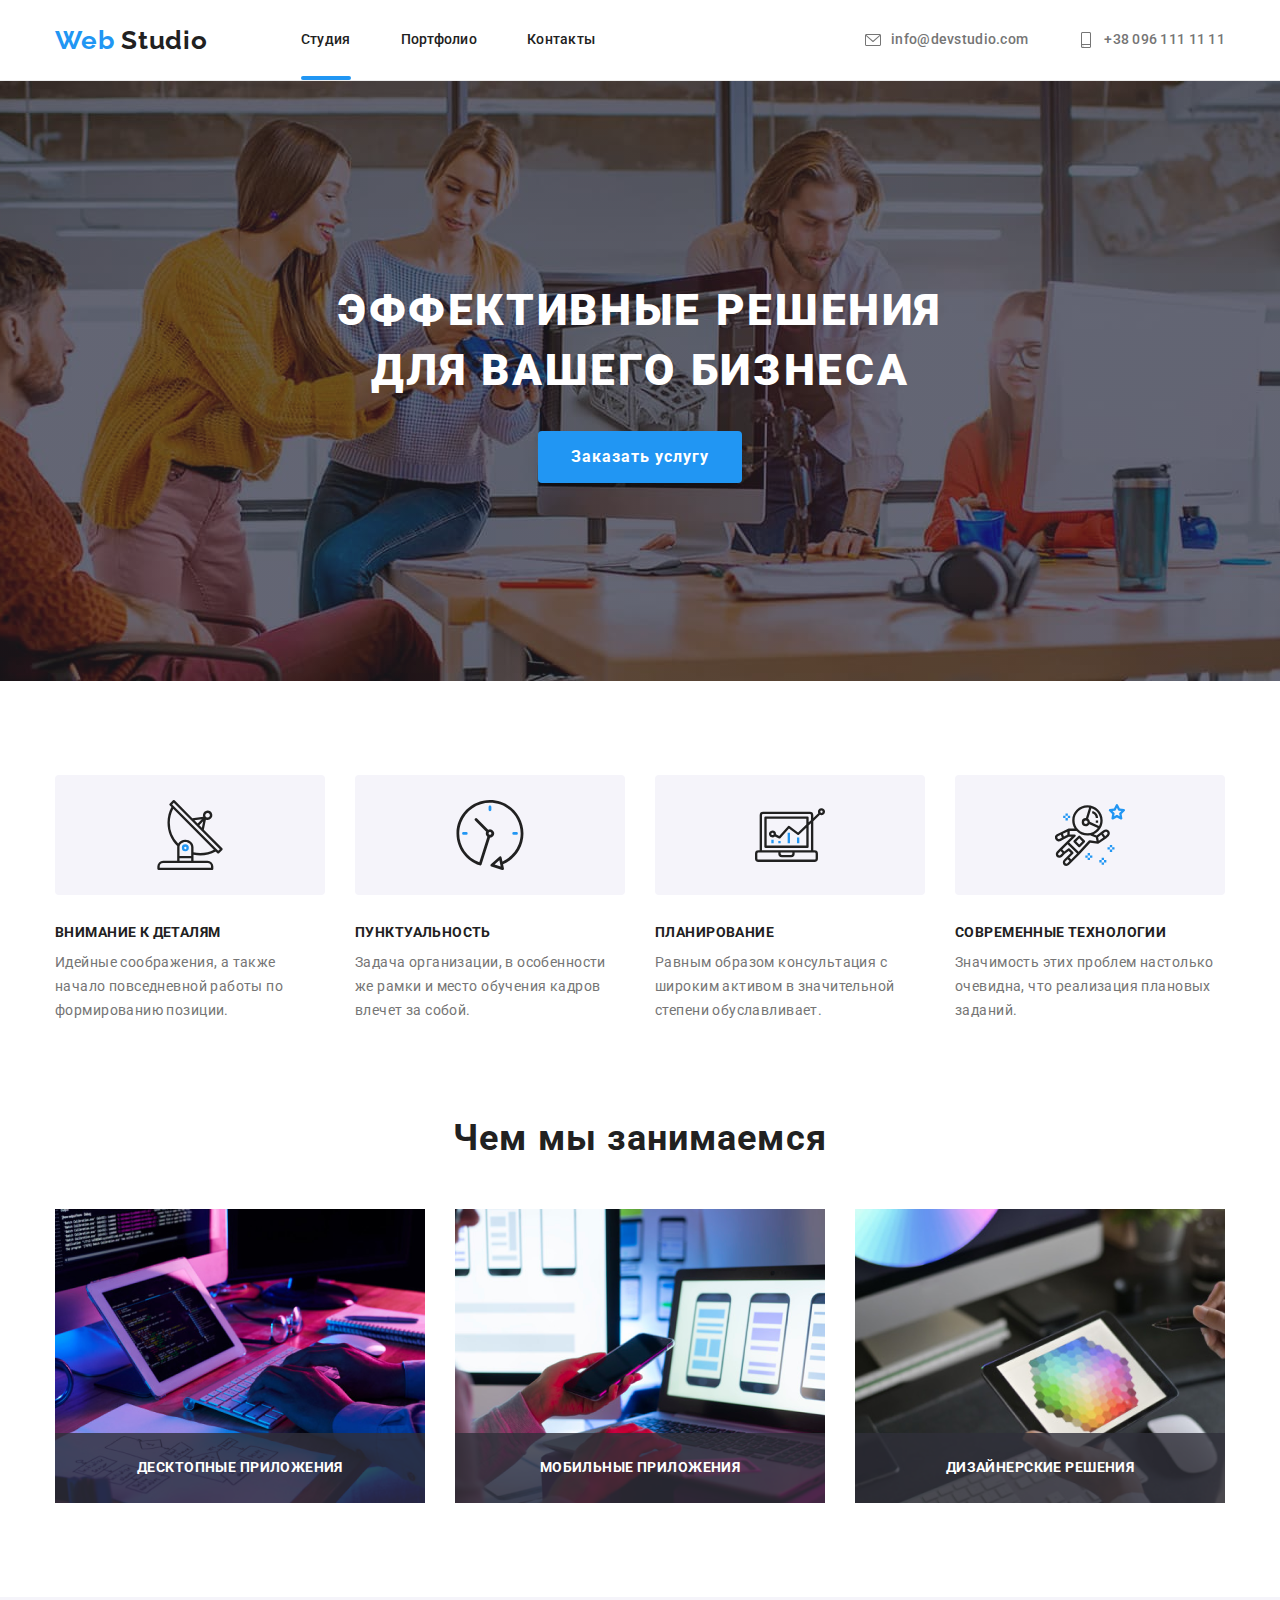
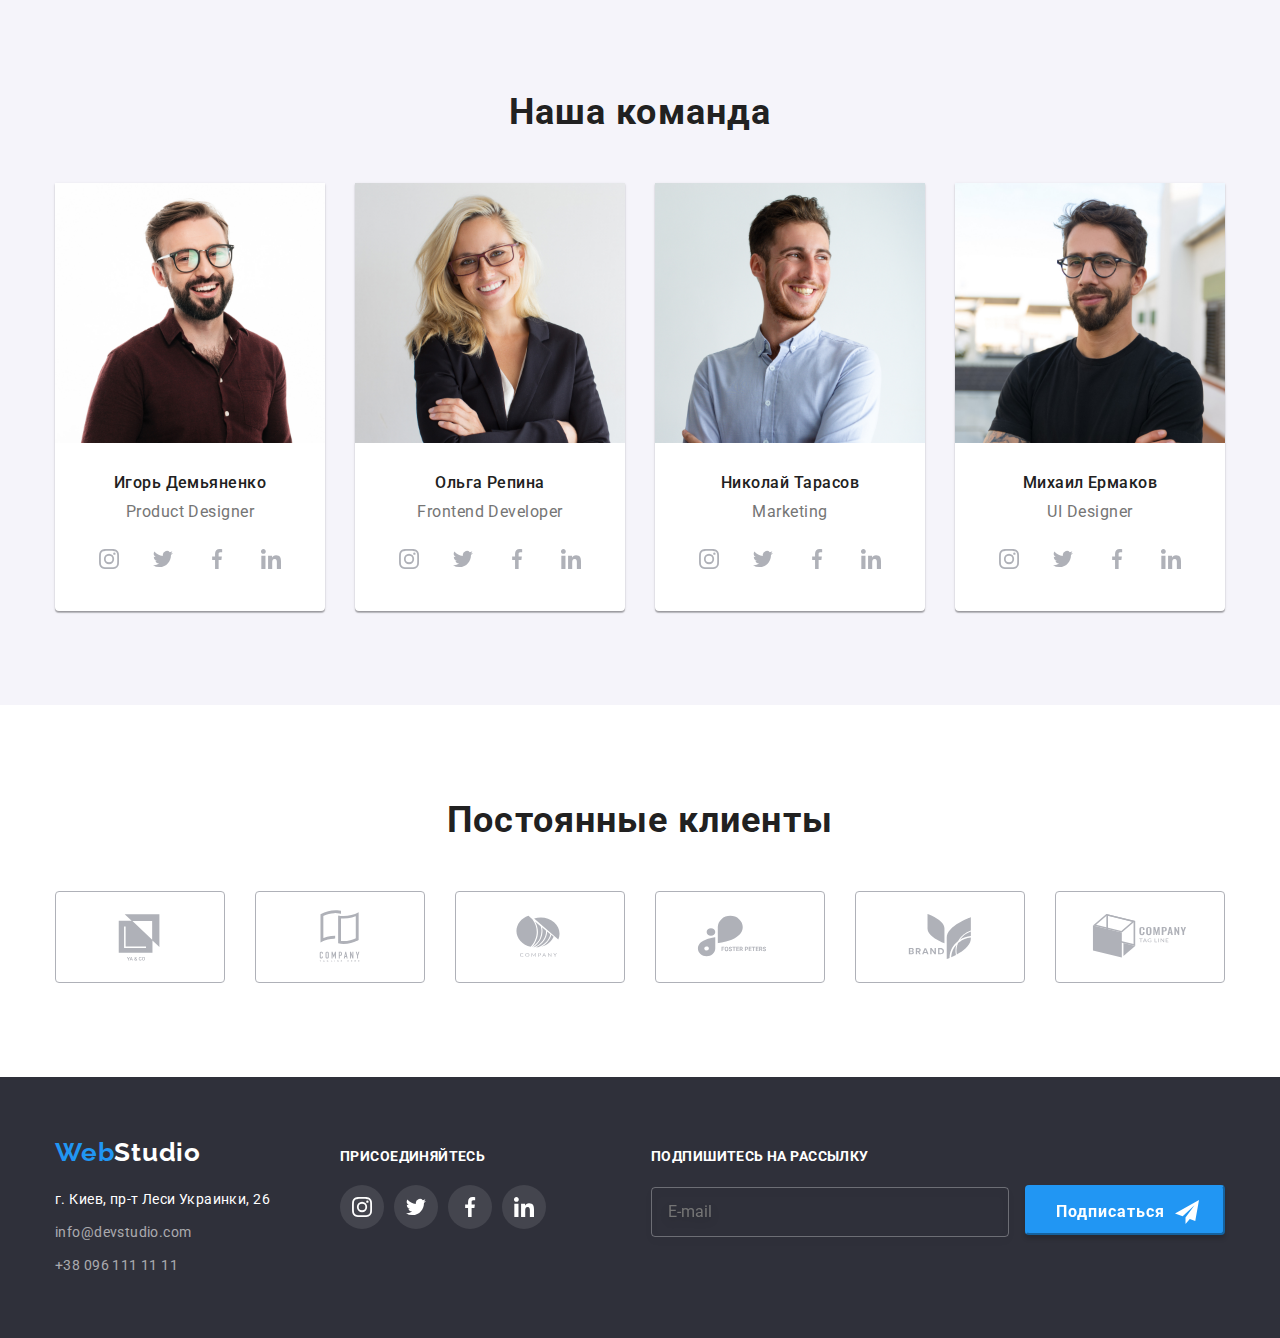
<file: index.html>
<!DOCTYPE html>
<html lang="ru">
  <head>
    <meta charset="UTF-8" />
    <meta http-equiv="X-UA-Compatible" content="IE=edge" />
    <meta name="viewport" content="width=device-width, initial-scale=1.0" />
    <title>Document</title>
    <!--Шрифти тексту, з сайту Fonts.google, для двох шрифтів - 1 посилання-->
    <link rel="preconnect" href="https://fonts.googleapis.com" />
    <link rel="preconnect" href="https://fonts.gstatic.com" crossorigin />
    <link
      href="https://fonts.googleapis.com/css2?family=Raleway:wght@700&family=Roboto:wght@400;500;700;900&display=swap"
      rel="stylesheet"
    />
    <!--Нормалізація стилів, за допомогою modern-normalize-->
    <link
      rel="stylesheet"
      href="https://cdnjs.cloudflare.com/ajax/libs/modern-normalize/1.1.0/modern-normalize.min.css"
    />
    <!--Активація стилів css для html-->
    <link rel="stylesheet" href="./css/styles.css" />
  </head>
  <body>
    <!--Верхняя линия-->
    <header class="page-header">
      <div class="container">
        <nav class="main-nav">
          <a href="./index.html" class="page-header-logo" title="WebStudio">
            <span>Web</span>
            Studio
          </a>
          <ul class="site-nav list">
            <li class="item">
              <a href="./index.html" class="link current" title="Студия">
                Студия
              </a>
            </li>
            <li class="item">
              <a href="./portfolio.html" class="link" title="Портфолио">
                Портфолио
              </a>
            </li>
            <li class="item">
              <a href="" class="link" title="Контакты"> Контакты </a>
            </li>
          </ul>
          <ul class="link-list list">
            <li class="item">
              <a
                href="mailto:info@devstudio.com"
                class="link"
                title="Contact us"
              >
                <svg class="icon icon-mail">
                  <use href="./images/icons/sprite.svg#icon-mail"></use>
                </svg>
                info@devstudio.com
              </a>
            </li>
            <li class="item">
              <a href="tel:+380961111111" class="link" title="Contact us">
                <svg class="icon icon-smartphone">
                  <use href="./images/icons/sprite.svg#icon-smartphone"></use>
                </svg>
                +38 096 111 11 11
              </a>
            </li>
          </ul>
        </nav>
      </div>
    </header>
    <main>
      <!--Hero-->
      <section class="hero">
        <div class="container">
          <h1 class="hero-title centered">
            Эффективные решения<br />для вашего бизнеса
          </h1>
          <button data-modal-open type="button" class="button primary pointer">
            Заказать услугу
          </button>
        </div>
      </section>
      <!--Modal window-->
      <div class="backdrop is-hidden" data-modal>
        <div class="modal">
          <button data-modal-close class="close-btn" type="button">
            <svg class="close-icon">
              <use
                class="close"
                width="11px"
                height="11px"
                href="./images/icons/sprite.svg#close-modal"
              ></use>
            </svg>
          </button>
          <!--Form-->
          <form class="form app-form">
            <p class="form-title">Оставьте свои данные, мы вам перезвоним</p>
            <label for="name">Имя</label>
            <div class="form-group">
              <input
                class="form-input"
                type="text"
                name="name"
                id="name"
                required
                autofocus
              />
              <svg class="form-icon">
                <use href="./images/icons/sprite.svg#icon-person"></use>
              </svg>
            </div>

            <label for="tel">Телефон</label>
            <div class="form-group">
              <input
                class="form-input"
                type="tel"
                name="tel"
                id="tel"
                required
              />
              <svg class="form-icon">
                <use href="./images/icons/sprite.svg#icon-phone"></use>
              </svg>
            </div>

            <label for="email">Почта</label>
            <div class="form-group">
              <input
                class="form-input"
                type="email"
                name="email"
                id="email"
                required
              />
              <svg class="form-icon">
                <use href="./images/icons/sprite.svg#icon-email"></use>
              </svg>
            </div>

            <label for="comment">Комментарий</label>
            <div class="form-group comment">
              <textarea
                name="comment"
                id="comment"
                rows="10"
                placeholder="Введите текст"
              ></textarea>
            </div>

            <label class="checkbox">
              <input
                class="check-policy"
                type="checkbox"
                name="policy"
                id="policy"
              />
              <span class="policy-icon"></span>
              <span class="checkbox-label">
                Соглашаюсь с рассылкой и принимаю
                <a class="checkbox-link"
                  href="./index.html"
                  target="_blank"
                  rel="noopener nofollow noreferrer"
                  >Условия договора</a
                >
              </span>
            </label>

            <div class="form-btn">
              <button class="submit-btn" type="submit">Отправить</button>
            </div>
          </form>
        </div>
      </div>
      <!--Особенности-->
      <section class="section list">
        <div class="container">
          <h2 class="section-title exclusive">Особенности</h2>
          <ul class="feature-list list">
            <li class="list-item">
              <div class="list-item-preview">
                <svg class="icon icon-antenna">
                  <use href="./images/icons/sprite.svg#icon-antenna"></use>
                </svg>
              </div>
              <h3 class="title">Внимание к деталям</h3>
              <p class="text">
                Идейные соображения, а также начало повседневной работы по
                формированию позиции.
              </p>
            </li>
            <li class="list-item">
              <div class="list-item-preview">
                <svg class="icon icon-clock">
                  <use href="./images/icons/sprite.svg#icon-clock"></use>
                </svg>
              </div>
              <h3 class="title">Пунктуальность</h3>
              <p class="text">
                Задача&nbsp;организации,&nbsp;в&nbsp;особенности
                же&nbsp;рамки&nbsp;и&nbsp;место&nbsp;обучения&nbsp;кадров влечет
                за собой.
              </p>
            </li>
            <li class="list-item">
              <div class="list-item-preview">
                <svg class="icon icon-diagram">
                  <use href="./images/icons/sprite.svg#icon-diagram"></use>
                </svg>
              </div>
              <h3 class="title">Планирование</h3>
              <p class="text">
                Равным образом консультация с
                широким&nbsp;активом&nbsp;в&nbsp;значительной степени
                обуславливает.
              </p>
            </li>
            <li class="list-item">
              <div class="list-item-preview">
                <svg class="icon icon-astronaut">
                  <use href="./images/icons/sprite.svg#icon-astronaut"></use>
                </svg>
              </div>
              <h3 class="title">Современные технологии</h3>
              <p class="text">
                Значимость&nbsp;этих&nbsp;проблем&nbsp;настолько
                очевидна,&nbsp;что&nbsp;реализация&nbsp;плановых заданий.
              </p>
            </li>
          </ul>
        </div>
      </section>
      <!--Чем мы занимаемся-->
      <section class="section work">
        <div class="container">
          <h2 class="section-title work">Чем мы занимаемся</h2>
          <ul class="list-icons">
            <li class="icons list">
              <img
                class="icon"
                src="./images/boxes/one.png"
                alt="Програмирование"
                width="370"
              />
              <div class="overlay">
                <p class="overlay-text">Десктопные приложения</p>
              </div>
            </li>
            <li class="icons list">
              <img
                class="icon"
                src="./images/boxes/two.png"
                alt="Визуализация"
                width="370"
              />
              <div class="overlay">
                <p class="overlay-text">Мобильные приложения</p>
              </div>
            </li>
            <li class="icons list">
              <img
                class="icon"
                src="./images/boxes/three.png"
                alt="Внимание к деталям"
                width="370"
              />
              <div class="overlay">
                <p class="overlay-text">Дизайнерские решения</p>
              </div>
            </li>
          </ul>
        </div>
      </section>
      <!--Наша команда-->
      <section class="section-team">
        <div class="container">
          <h2 class="team-title">Наша команда</h2>
          <ul class="team-list list">
            <li class="photos">
              <img
                class="photo"
                src="./images/team/one.jpg"
                alt="Фотография Product Designer"
                width="270"
              />
              <div class="profession">
                <h3 class="title">Игорь Демьяненко</h3>
                <p class="text">Product Designer</p>
                <ul class="social">
                  <li class="social-links">
                    <a class="link-icon" aria-label="Instagram" href="">
                      <svg class="pic">
                        <use
                          href="./images/icons/sprite.svg#icon-instagram"
                        ></use>
                      </svg>
                    </a>
                  </li>
                  <li class="social-links">
                    <a class="link-icon" aria-label="Twitter" href="">
                      <svg class="pic">
                        <use
                          href="./images/icons/sprite.svg#icon-twitter"
                        ></use>
                      </svg>
                    </a>
                  </li>
                  <li class="social-links">
                    <a class="link-icon" aria-label="Facebook" href="">
                      <svg class="pic">
                        <use
                          href="./images/icons/sprite.svg#icon-facebook"
                        ></use>
                      </svg>
                    </a>
                  </li>
                  <li class="social-links">
                    <a class="link-icon" aria-label="LinkedIn" href="">
                      <svg class="pic">
                        <use href="./images/icons/sprite.svg#icon-in"></use>
                      </svg>
                    </a>
                  </li>
                </ul>
              </div>
            </li>
            <li class="photos">
              <img
                class="photo"
                src="./images/team/two.jpg"
                alt="Фотография Frontend Developer"
                width="270"
              />
              <div class="profession">
                <h3 class="title">Ольга Репина</h3>
                <p class="text">Frontend Developer</p>
                <ul class="social">
                  <li class="social-links">
                    <a class="link-icon" aria-label="Instagram" href="">
                      <svg class="pic">
                        <use
                          href="./images/icons/sprite.svg#icon-instagram"
                        ></use>
                      </svg>
                    </a>
                  </li>
                  <li class="social-links">
                    <a class="link-icon" aria-label="Twitter" href="">
                      <svg class="pic">
                        <use
                          href="./images/icons/sprite.svg#icon-twitter"
                        ></use>
                      </svg>
                    </a>
                  </li>
                  <li class="social-links">
                    <a class="link-icon" aria-label="Facebook" href="">
                      <svg class="pic">
                        <use
                          href="./images/icons/sprite.svg#icon-facebook"
                        ></use>
                      </svg>
                    </a>
                  </li>
                  <li class="social-links">
                    <a class="link-icon" aria-label="LinkedIn" href="">
                      <svg class="pic">
                        <use href="./images/icons/sprite.svg#icon-in"></use>
                      </svg>
                    </a>
                  </li>
                </ul>
              </div>
            </li>
            <li class="photos">
              <img
                class="photo"
                src="./images/team/three.jpg"
                alt="Фотография Marketing"
                width="270"
              />
              <div class="profession">
                <h3 class="title">Николай Тарасов</h3>
                <p class="text">Marketing</p>
                <ul class="social">
                  <li class="social-links">
                    <a class="link-icon" aria-label="Instagram" href="">
                      <svg class="pic">
                        <use
                          href="./images/icons/sprite.svg#icon-instagram"
                        ></use>
                      </svg>
                    </a>
                  </li>
                  <li class="social-links">
                    <a class="link-icon" aria-label="Twitter" href="">
                      <svg class="pic">
                        <use
                          href="./images/icons/sprite.svg#icon-twitter"
                        ></use>
                      </svg>
                    </a>
                  </li>
                  <li class="social-links">
                    <a class="link-icon" aria-label="Facebook" href="">
                      <svg class="pic">
                        <use
                          href="./images/icons/sprite.svg#icon-facebook"
                        ></use>
                      </svg>
                    </a>
                  </li>
                  <li class="social-links">
                    <a class="link-icon" aria-label="LinkedIn" href="">
                      <svg class="pic">
                        <use href="./images/icons/sprite.svg#icon-in"></use>
                      </svg>
                    </a>
                  </li>
                </ul>
              </div>
            </li>
            <li class="photos">
              <img
                class="photo"
                src="./images/team/four.jpg"
                alt="Фотография UI Designer"
                width="270"
              />
              <div class="profession">
                <h3 class="title">Михаил Ермаков</h3>
                <p class="text">UI Designer</p>
                <ul class="social">
                  <li class="social-links">
                    <a class="link-icon" aria-label="Instagram" href="">
                      <svg class="pic">
                        <use
                          href="./images/icons/sprite.svg#icon-instagram"
                        ></use>
                      </svg>
                    </a>
                  </li>
                  <li class="social-links">
                    <a class="link-icon" aria-label="Twitter" href="">
                      <svg class="pic">
                        <use
                          href="./images/icons/sprite.svg#icon-twitter"
                        ></use>
                      </svg>
                    </a>
                  </li>
                  <li class="social-links">
                    <a class="link-icon" aria-label="Facebook" href="">
                      <svg class="pic">
                        <use
                          href="./images/icons/sprite.svg#icon-facebook"
                        ></use>
                      </svg>
                    </a>
                  </li>
                  <li class="social-links">
                    <a class="link-icon" aria-label="LinkedIn" href="">
                      <svg class="pic">
                        <use href="./images/icons/sprite.svg#icon-in"></use>
                      </svg>
                    </a>
                  </li>
                </ul>
              </div>
            </li>
          </ul>
        </div>
      </section>
      <!--Постоянные клиенты-->
      <section class="section-clients">
        <div class="container">
          <h2 class="clients-title">Постоянные клиенты</h2>
          <ul class="clients-list">
            <li class="clients-item">
              <a href="" class="clients-icon">
                <svg class="icon-item" width="106px" height="60px">
                  <use href="./images/icons/sprite.svg#icon-companyone"></use>
                </svg>
              </a>
            </li>
            <li class="clients-item">
              <a href="" class="clients-icon">
                <svg class="icon-item" width="106px" height="60px">
                  <use href="./images/icons/sprite.svg#icon-companytwo"></use>
                </svg>
              </a>
            </li>
            <li class="clients-item">
              <a href="" class="clients-icon">
                <svg class="icon-item" width="106px" height="60px">
                  <use href="./images/icons/sprite.svg#icon-companythree"></use>
                </svg>
              </a>
            </li>
            <li class="clients-item">
              <a href="" class="clients-icon">
                <svg class="icon-item" width="106px" height="60px">
                  <use href="./images/icons/sprite.svg#icon-companyfour"></use>
                </svg>
              </a>
            </li>
            <li class="clients-item">
              <a href="" class="clients-icon">
                <svg class="icon-item" width="106px" height="60px">
                  <use href="./images/icons/sprite.svg#icon-companyfive"></use>
                </svg>
              </a>
            </li>
            <li class="clients-item">
              <a href="" class="clients-icon">
                <svg class="icon-item" width="106px" height="60px">
                  <use href="./images/icons/sprite.svg#icon-companysix"></use>
                </svg>
              </a>
            </li>
          </ul>
        </div>
      </section>
    </main>
    <!--Footer-->
    <footer class="footer">
      <div class="container">
        <div class="footer-logo">
          <a href="/" class="page-footer-logo" title="WebStudio"
            ><span>Web</span>Studio</a
          >
          <address>
            <ul class="footer-list list">
              <li class="item">
                <a
                  href="https://www.google.com/maps/d/viewer?mid=10uSM3H-mIU3GznYo2szRIEphczw&hl=en_US&ll=50.42732700000001%2C30.538092&z=17"
                  target="_blank"
                  rel="noopener nofollow noreferrer"
                  class="link-adress"
                  >г. Киев, пр-т Леси Украинки, 26</a
                >
              </li>
              <li class="item">
                <a
                  href="mailto:info@devstudio.com"
                  class="link"
                  title="Contact us"
                  >info@devstudio.com</a
                >
              </li>
              <li class="item">
                <a href="tel:+380961111111" class="link" title="Contact us"
                  >+38 096 111 11 11</a
                >
              </li>
            </ul>
          </address>
        </div>
        <div class="section-join">
          <div class="footer-icons">
            <p class="join-title">Присоединяйтесь</p>
            <ul class="social join-icons">
              <li class="social-links">
                <a class="link-icon black-icon" aria-label="Instagram" href="">
                  <svg class="pic">
                    <use href="./images/icons/sprite.svg#icon-instagram"></use>
                  </svg>
                </a>
              </li>
              <li class="social-links">
                <a class="link-icon black-icon" aria-label="Twitter" href="">
                  <svg class="pic">
                    <use href="./images/icons/sprite.svg#icon-twitter"></use>
                  </svg>
                </a>
              </li>
              <li class="social-links">
                <a class="link-icon black-icon" aria-label="Facebook" href="">
                  <svg class="pic">
                    <use href="./images/icons/sprite.svg#icon-facebook"></use>
                  </svg>
                </a>
              </li>
              <li class="social-links">
                <a class="link-icon black-icon" aria-label="LinkedIn" href="">
                  <svg class="pic">
                    <use href="./images/icons/sprite.svg#icon-in"></use>
                  </svg>
                </a>
              </li>
            </ul>
          </div>
        </div>
        <div class="subscribe">
          <p class="subs-title">Подпишитесь на рассылку</p>
          <label for="e-mail"></label>
          <input
            class="subs-text"
            id="e-mail"
            type="text"
            name="e-mail"
            placeholder="E-mail"
          />
          <button class="subs-btn" type="submit">
            Подписаться
            <svg class="subs-icon">
              <use href="./images/icons/sprite.svg#icon-airplane"></use>
            </svg>
          </button>
        </div>
      </div>
    </footer>
    <!--Підключення Modal window-->
    <script src="./js/modal.js"></script>
  </body>
</html>
</file>
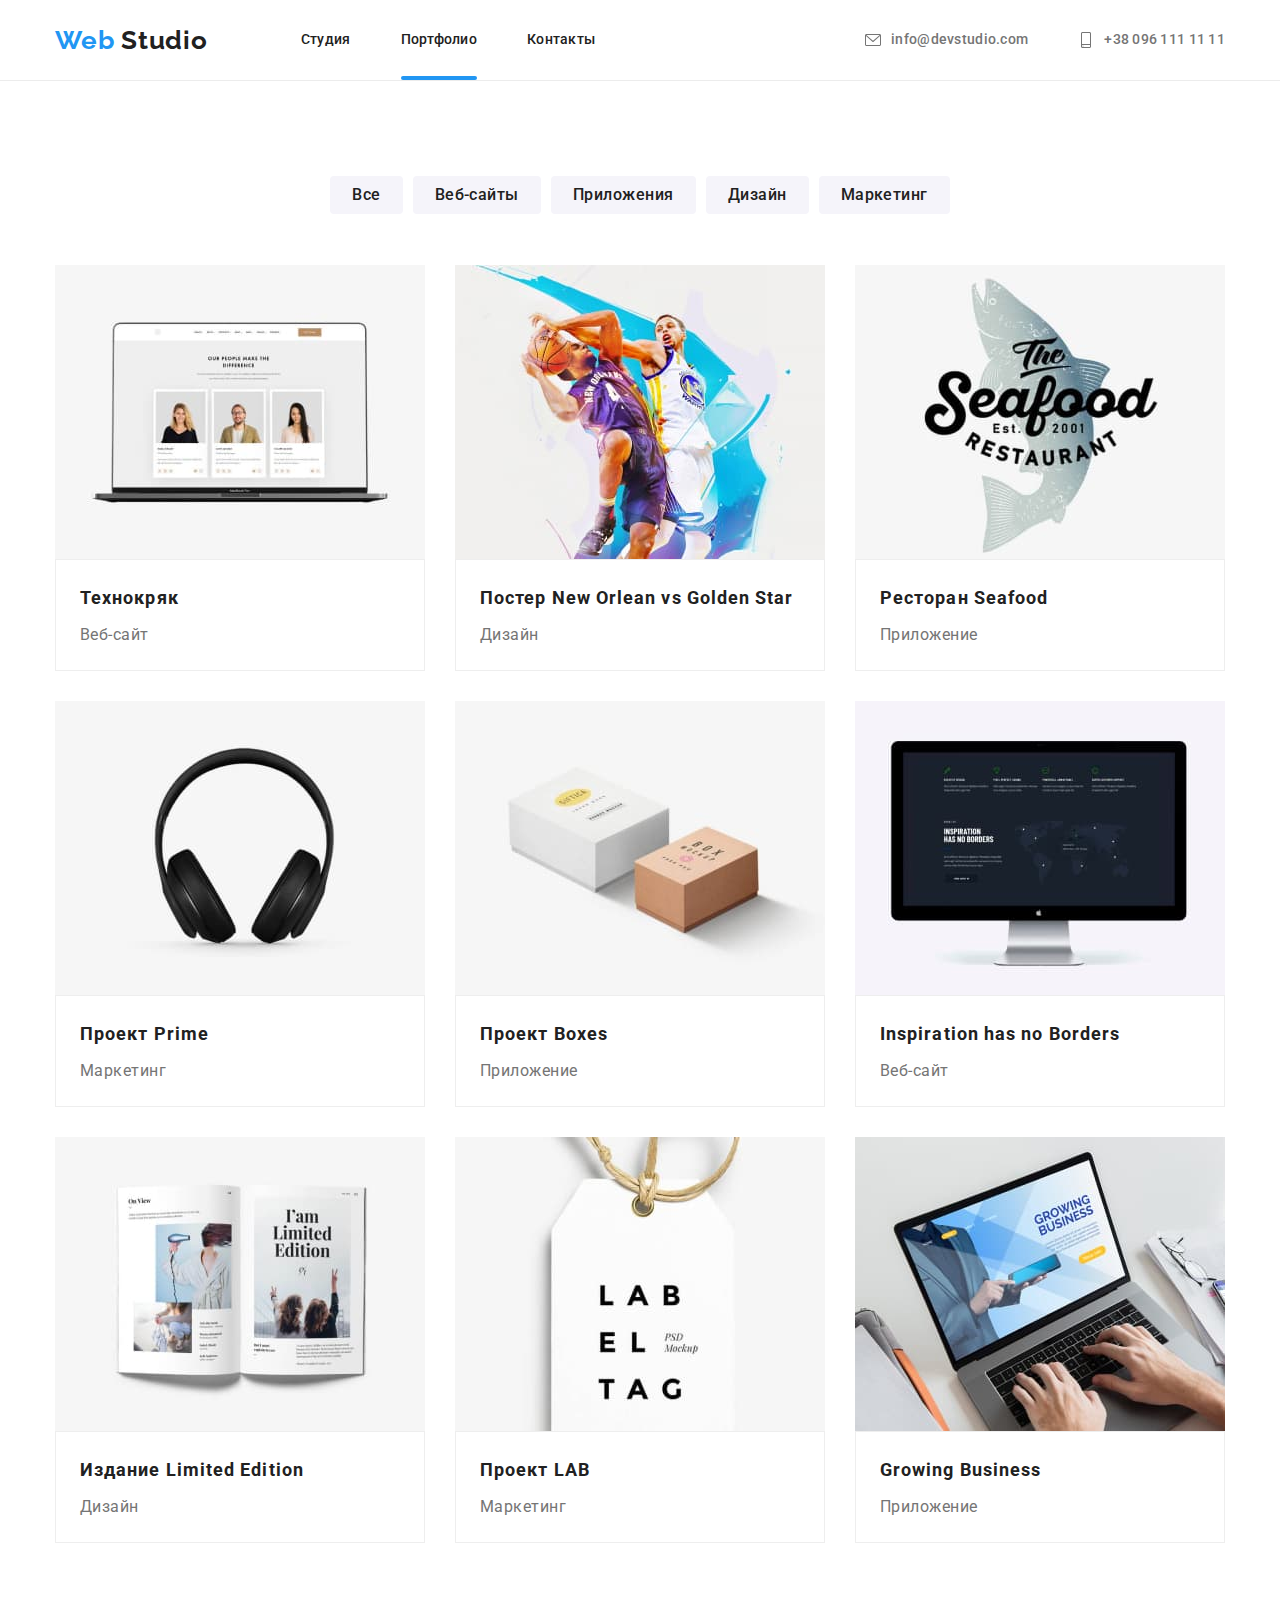
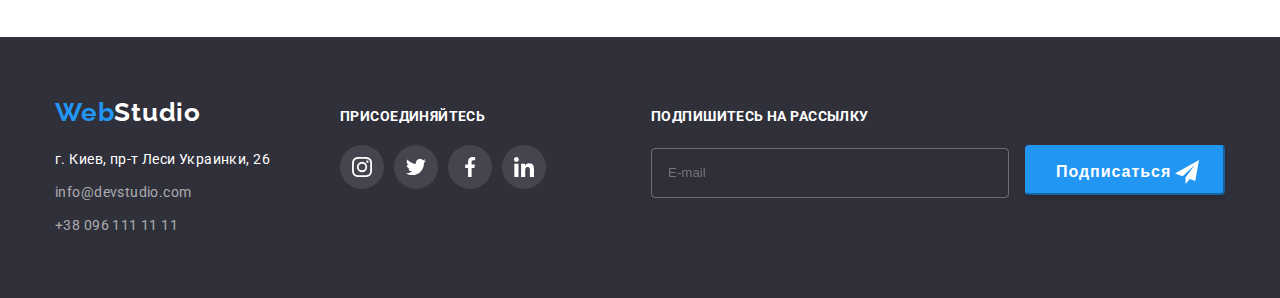
<file: portfolio.html>
<!DOCTYPE html>
<html lang="ru">
  <head>
    <meta charset="UTF-8" />
    <meta http-equiv="X-UA-Compatible" content="IE=edge" />
    <meta name="viewport" content="width=device-width, initial-scale=1.0" />
    <title>Document</title>
    <link rel="preconnect" href="https://fonts.googleapis.com" />
    <link rel="preconnect" href="https://fonts.gstatic.com" crossorigin />
    <link
      href="https://fonts.googleapis.com/css2?family=Raleway:wght@700&family=Roboto:wght@400;500;700;900&display=swap"
      rel="stylesheet"
    />
    <link rel="stylesheet" href="./css/styles.css" />
  </head>
  <body>
    <!--Верхняя линия-->
    <header class="page-header">
      <div class="container">
        <nav class="main-nav">
          <a href="./index.html" class="page-header-logo" title="WebStudio">
            <span>Web</span>
            Studio
          </a>
          <ul class="site-nav list">
            <li class="item">
              <a href="./index.html" class="link" title="Студия"> Студия </a>
            </li>
            <li class="item">
              <a href="./portfolio.html" class="link current" title="Портфолио">
                Портфолио
              </a>
            </li>
            <li class="item">
              <a href="" class="link" title="Контакты"> Контакты </a>
            </li>
          </ul>
          <ul class="link-list list">
            <li class="item">
              <a
                href="mailto:info@devstudio.com"
                class="link"
                title="Contact us"
              >
                <svg class="icon icon-mail">
                  <use xlink:href="./images/icons/sprite.svg#icon-mail"></use>
                </svg>
                info@devstudio.com
              </a>
            </li>
            <li class="item">
              <a href="tel:+380961111111" class="link" title="Contact us">
                <svg class="icon icon-smartphone">
                  <use
                    xlink:href="./images/icons/sprite.svg#icon-smartphone"
                  ></use>
                </svg>
                +38 096 111 11 11
              </a>
            </li>
          </ul>
        </nav>
      </div>
    </header>
    <main>
      <!--Filters-->
      <section class="section filters">
        <div class="container">
          <h1 class="section-title filters">Filters</h1>
          <ul class="list buttons">
            <li class="item-btn">
              <button type="button" class="button-portfolio">Все</button>
            </li>
            <li class="item-btn">
              <button type="button" class="button-portfolio">Веб-сайты</button>
            </li>
            <li class="item-btn">
              <button type="button" class="button-portfolio">Приложения</button>
            </li>
            <li class="item-btn">
              <button type="button" class="button-portfolio">Дизайн</button>
            </li>
            <li class="item-btn">
              <button type="button" class="button-portfolio">Маркетинг</button>
            </li>
          </ul>
          <!--Projects-->
          <ul class="project list">
            <li class="item-cards">
              <div class="cards-overlay">
                <img
                  src="./images/portfolio/Technoquack.jpg"
                  alt="Показан веб-сайт на ноутбуке"
                  width="370"
                />
                <p class="cards-overlay-text">
                  Ресурс предлагает комплексные предложения с разным уровнем
                  функционала и сервисов. Все это позволит посетителю получить
                  исчерпывающие сведения о компании или частном лице.
                </p>
              </div>
              <div class="project cards">
                <h2 class="title">Технокряк</h2>
                <p class="text">Веб-сайт</p>
              </div>
            </li>
            <li class="item-cards">
              <div class="cards-overlay">
                <img
                  src="./images/portfolio/Poster.jpg"
                  alt="Постер"
                  width="370"
                />
                <p class="cards-overlay-text">
                  Ресурс предлагает комплексные предложения с разным уровнем
                  функционала и сервисов. Все это позволит посетителю получить
                  исчерпывающие сведения о компании или частном лице.
                </p>
              </div>
              <div class="project cards">
                <h2 class="title">Постер New Orlean vs Golden Star</h2>
                <p class="text">Дизайн</p>
              </div>
            </li>
            <li class="item-cards">
              <div class="cards-overlay">
                <img
                  src="./images/portfolio/Restaurant.jpg"
                  alt="Логотип приложения Ресторана Seafood"
                  width="370"
                />
                <p class="cards-overlay-text">
                  Ресурс предлагает комплексные предложения с разным уровнем
                  функционала и сервисов. Все это позволит посетителю получить
                  исчерпывающие сведения о компании или частном лице.
                </p>
              </div>
              <div class="project cards">
                <h2 class="title">Ресторан Seafood</h2>
                <p class="text">Приложение</p>
              </div>
            </li>
            <li class="item-cards">
              <div class="cards-overlay">
                <img
                  src="./images/portfolio/PrPrime.jpg"
                  alt="Безпроводные, черные наушники на белом фоне"
                  width="370"
                />
                <p class="cards-overlay-text">
                  Ресурс предлагает комплексные предложения с разным уровнем
                  функционала и сервисов. Все это позволит посетителю получить
                  исчерпывающие сведения о компании или частном лице.
                </p>
              </div>
              <div class="project cards">
                <h2 class="title">Проект Prime</h2>
                <p class="text">Маркетинг</p>
              </div>
            </li>
            <li class="item-cards">
              <div class="cards-overlay">
                <img
                  src="./images/portfolio/PrBoxes.jpg"
                  alt="Коробки на белом фоне"
                  width="370"
                />
                <p class="cards-overlay-text">
                  Ресурс предлагает комплексные предложения с разным уровнем
                  функционала и сервисов. Все это позволит посетителю получить
                  исчерпывающие сведения о компании или частном лице.
                </p>
              </div>
              <div class="project cards">
                <h2 class="title">Проект Boxes</h2>
                <p class="text">Приложение</p>
              </div>
            </li>
            <li class="item-cards">
              <div class="cards-overlay">
                <img
                  src="./images/portfolio/Inspiration.jpg"
                  alt="На мониторе компъютера показан сайт"
                  width="370"
                />
                <p class="cards-overlay-text">
                  Ресурс предлагает комплексные предложения с разным уровнем
                  функционала и сервисов. Все это позволит посетителю получить
                  исчерпывающие сведения о компании или частном лице.
                </p>
              </div>
              <div class="project cards">
                <h2 class="title">Inspiration has no Borders</h2>
                <p class="text">Веб-сайт</p>
              </div>
            </li>
            <li class="item-cards">
              <div class="cards-overlay">
                <img
                  src="./images/portfolio/Edition.jpg"
                  alt="Журнал со статьей издательства"
                  width="370"
                />
                <p class="cards-overlay-text">
                  Ресурс предлагает комплексные предложения с разным уровнем
                  функционала и сервисов. Все это позволит посетителю получить
                  исчерпывающие сведения о компании или частном лице.
                </p>
              </div>
              <div class="project cards">
                <h2 class="title">Издание Limited Edition</h2>
                <p class="text">Дизайн</p>
              </div>
            </li>
            <li class="item-cards">
              <div class="cards-overlay">
                <img
                  src="./images/portfolio/PrLAB.jpg"
                  alt="Лейба с логотипом компании"
                  width="370"
                />
                <p class="cards-overlay-text">
                  Ресурс предлагает комплексные предложения с разным уровнем
                  функционала и сервисов. Все это позволит посетителю получить
                  исчерпывающие сведения о компании или частном лице.
                </p>
              </div>
              <div class="project cards">
                <h2 class="title">Проект LAB</h2>
                <p class="text">Маркетинг</p>
              </div>
            </li>
            <li class="item-cards">
              <div class="cards-overlay">
                <img
                  src="./images/portfolio/Business.jpg"
                  alt="Открыто приложение на ноутбуке"
                  width="370"
                />
                <p class="cards-overlay-text">
                  Ресурс предлагает комплексные предложения с разным уровнем
                  функционала и сервисов. Все это позволит посетителю получить
                  исчерпывающие сведения о компании или частном лице.
                </p>
              </div>
              <div class="project cards">
                <h2 class="title">Growing Business</h2>
                <p class="text">Приложение</p>
              </div>
            </li>
          </ul>
        </div>
      </section>
    </main>
    <!--Footer-->
    <footer class="footer">
      <div class="container">
        <div class="footer-logo">
          <a href="/" class="page-footer-logo" title="WebStudio"
            ><span>Web</span>Studio</a
          >
          <address>
            <ul class="footer-list list">
              <li class="item">
                <a
                  href="https://www.google.com/maps/d/viewer?mid=10uSM3H-mIU3GznYo2szRIEphczw&hl=en_US&ll=50.42732700000001%2C30.538092&z=17"
                  target="_blank"
                  rel="noopener nofollow noreferrer"
                  class="link-adress"
                  >г. Киев, пр-т Леси Украинки, 26</a
                >
              </li>
              <li class="item">
                <a
                  href="mailto:info@devstudio.com"
                  class="link"
                  title="Contact us"
                  >info@devstudio.com</a
                >
              </li>
              <li class="item">
                <a href="tel:+380961111111" class="link" title="Contact us"
                  >+38 096 111 11 11</a
                >
              </li>
            </ul>
          </address>
        </div>
        <div class="section-join">
          <div class="footer-icons">
            <p class="join-title">Присоединяйтесь</p>
            <ul class="social join-icons">
              <li class="social-links">
                <a class="link-icon black-icon" aria-label="Instagram" href="">
                  <svg class="pic">
                    <use href="./images/icons/sprite.svg#icon-instagram"></use>
                  </svg>
                </a>
              </li>
              <li class="social-links">
                <a class="link-icon black-icon" aria-label="Twitter" href="">
                  <svg class="pic">
                    <use href="./images/icons/sprite.svg#icon-twitter"></use>
                  </svg>
                </a>
              </li>
              <li class="social-links">
                <a class="link-icon black-icon" aria-label="Facebook" href="">
                  <svg class="pic">
                    <use href="./images/icons/sprite.svg#icon-facebook"></use>
                  </svg>
                </a>
              </li>
              <li class="social-links">
                <a class="link-icon black-icon" aria-label="LinkedIn" href="">
                  <svg class="pic">
                    <use href="./images/icons/sprite.svg#icon-in"></use>
                  </svg>
                </a>
              </li>
            </ul>
          </div>
        </div>
        <div class="subscribe">
          <p class="subs-title">Подпишитесь на рассылку</p>
          <label for="e-mail"></label>
          <input
            class="subs-text"
            id="e-mail"
            type="text"
            name="e-mail"
            placeholder="E-mail"
          />
          <button class="subs-btn" type="submit">
            Подписаться
            <svg class="subs-icon">
              <use href="./images/icons/sprite.svg#icon-airplane"></use>
            </svg>
          </button>
        </div>
      </div>
    </footer>
  </body>
</html>
</file>
<file: css/styles.css>
html {
  box-sizing: border-box;
}

*,
*::before,
*::after {
  box-sizing: border-box;
}

*,
*::before,
*::after {
  box-sizing: inherit;
  outline: 1 px solid red;
}

:root {
  /* Fonts */
  --main-font: "Roboto", sans-serif;
  --logo-font: "Raleway", sans-serif;
  /* Text colors */
  --primary-text-color: #212121;
  --title-text-color: #757575;
  --logo-text-color: #2196f3;
  --logo-text-color-footer: #ffffff;
  --hero-text-color: #ffffff;
  --accent-text-color: #2196f3;
  --contacts-link-color: #ffffff;
  --contacts-text-color: rgba(255, 255, 255, 0.6);
  --contacts-text-color-head: #757575;
  --contacts-text-color-adress: #ffffff;
  --primary-bgc-color-button: #2196f3;
  --secondary-bgc-color-button: #f5f4fa;
  /* Text color position-elements (works, cards-projects) */
  --primary-text-color-pos-el: #FFFFFF;
  /* Background colors */
  --head: #ffffff;
  --hero: #2f303a;
  --main: #e5e5e5;
  --footer: #2f303a;
  /* Text color button */
  --primary-text-button: #ffffff;
  --secondary-text-button: #212121;
  /* Background colors button */
  --primary-bgc-color-button: #2196f3;
  --secondary-bgc-color-button: #f5f4fa;
  /*Color icons*/
  --primary-color-icon: #afb1b8;
  --acent-color-icons: #2196f3;

  /*Colors for icons company-clients*/
  --primary-color-border: #afb1b8;
  --color-icons-company: #afb1b8;

  /*Background color-linial-contacts*/
  --primary-bgr-color-linial: #2196F3;

  /* Modal window */
  --bgr-color-modal-window: #FFFFFF;

  /* Animation */
  --duration: 250ms;
  --timing-function: cubic-bezier(0.4, 0, 0.2, 1);

  /* Text color form (label) */
  --text-color-label: #757575;
  --text-color-textarea: rgba(117, 117, 117, 0.5);

  /* Text color form-footer */
  --text-clr-form-footer-p: #FFFFFF;

  /* Background color form (input) */
  --bgr-color-input: background: #2F303A;

  /* Background color form (button) */
  --bgr-color-form-button: #2196F3;
 
  /* Form (textarea) */
 --border-color-textarea: 1px solid rgba(33, 33, 33, 0.2);
 --border-color-acent: 1px solid #2196F3;

  /* Form (checkbox) */
 --bgr-color-checkbox:  #2196F3;
 --checkbox-icon-border: 2px solid black;
 --checkbox-border-color-checked: #2196F3;
 --checkbox-bgr-color-checked: #2196F3;

 /* Form (text-label) */
 --text-color-label: #757575;
}

/* цвет основного текста #212121 */
/* цвет вторичного текста #757575 */
/* цвет текста части логотипа #2196F3 */
/* белый #FFFFFF */
/* акцент #2196F3 */
/* цвет контактов в шапке #757575; */
/* цвет контактов в футере rgba(255, 255, 255, 0.6) */
/* цвет шапки #FFFFFF */
/* цвет фона #E5E5E5 */
/* вторичный цвет фона #F5F4FA */
/* цвет героя и футера #2F303A */
/* цвет кнопок #F5F4FA */

/* Base styles */

body {
  margin: 0;

  color: var(--primary-text-color);

  font-family: Roboto, sans-serif;
}

h1,
h2,
h3,
h4,
h5,
h6,
p,
ul {
  margin: 0;
  /* margin-top: 0; */
}

header {
  background-color: #ffffff;
  border-bottom: 1px solid #ececec;
}

.container {
  margin-left: auto;
  margin-right: auto;
  width: 1200px;
  padding-left: 15px;
  padding-right: 15px;

  /*outline: 2px solid tomato;*/
}

.list {
  list-style: none;

  padding: 0;
  margin: 0;
}

/*  Logo */

.page-header-logo {
  color: var(--primary-text-color);

  font-family: Raleway, cursive;
  font-weight: 700;
  font-size: 26px;
  line-height: 1.19;
  letter-spacing: 0.03em;
  text-decoration: none;
}

.page-header-logo span {
  color: var(--accent-text-color);
}

/* Main-nav */

.main-nav {
  display: flex;
  align-items: center;
}

/* Site nav */

.site-nav .link {
  color: var(--primary-text-color);

  font-weight: 500;
  font-size: 14px;
  line-height: 1.14;
  letter-spacing: 0.02em;
  text-decoration: none;

  transition-property: color;
  transition-duration: var(--duration);
  transition-timing-function: var(--timing-function);
}

.site-nav .link:hover,
.site-nav .link:focus {
  color: var(--logo-text-color);
}

.site-nav .link.current {
  color: var(--primary-text-color);

  transition-property: color;
  transition-duration: var(--duration);
  transition-timing-function: var(--timing-function);
}

.site-nav .link.current:hover,
.site-nav .link.current:focus {
  color: var(--logo-text-color);
}

.site-nav {
  margin-left: 93px;
  display: flex;
}

.site-nav .link {
  display: block;
  padding-top: 32px;
  padding-bottom: 32px;
}

.site-nav .item:not(:last-child) {
  margin-right: 50px;
}

/*  Link list */

.link.current {
  position: relative;
}

.link.current::after {
  position: absolute;
  content: "";
  display: block;
  width: 100%;
  height: 4px;
  bottom: 0;
  left: 0;
  
  border-radius: 2px;
  background-color: var(--primary-bgr-color-linial);
}

.link-list .link {
  display: flex;

  color: var(--contacts-text-color-head);

  font-weight: 500;
  font-size: 14px;
  line-height: 1.14;
  letter-spacing: 0.02em;
  text-decoration: none;
  align-items: center;

  transition-property: color;
  transition-duration: var(--duration);
  transition-timing-function: var(--timing-function);
}

.link-list .link .icon {
  margin-right: 10px;
  width: 16px;
  height: 16px;
  fill: currentColor;
}

.link-list .link:hover,
.link-list .link:focus {
  color: var(--logo-text-color);
}

.link-list {
  display: flex;
  margin-left: auto;
}

.link-list.list .item + .item {
  margin-left: 50px;
}

/* Hero */

.hero {
  padding-top: 200px;
  padding-bottom: 200px;

  background-color: #2f303a;

  max-width: 1600px;
  height: 600px;
  margin-left: auto;
  margin-right: auto;

  background-image: linear-gradient(
      to right,
      rgba(47, 48, 58, 0.4),
      rgba(47, 48, 58, 0.4)
    ),
    url(../images/hero/img.jpg);
  background-repeat: no-repeat;
  background-position: center;
  background-size: cover;
}

.hero .hero-title {
  display: block;

  color: var(--hero-text-color);

  font-weight: 900;
  font-size: 44px;
  line-height: 1.36;
  /*text-align: center;*/
  letter-spacing: 0.06em;
  text-transform: uppercase;
}

.hero-title{
  margin-bottom: 30px;
}

.hero {
  text-align: center;
}

/*  Кнопка "Заказать услугу" */

.button.primary {
  transition-property: color, background-color;
  transition-duration: var(--duration);
  transition-timing-function: var(--timing-function);

  border-radius: 4px;
  border: 1px solid transparent;
  box-shadow: 0px 4px 4px rgba(0, 0, 0, 0.15);
  padding: 10px 32px;
  min-width: 136px;
  text-align: center;

  background-color: var(--primary-bgc-color-button);
  color: var(--primary-text-button);

  font-family: inherit;
  font-weight: 700;
  font-size: 16px;
  line-height: 1.88;
  text-align: center;
  letter-spacing: 0.06em;
}

.button.primary:hover,
.button.primary:focus {
  background-color: var(--secondary-bgc-color-button);
  color: var(--secondary-text-button);
}

.button {
  cursor: pointer;
}

/* Modal window */

.backdrop {
  position: fixed;
  top: 0;
  left: 0;

  width: 100%;
  height: 100%;

  background-color: rgba(0, 0, 0, 0.2);

  opacity: 1;
  transition: opacity 250ms cubic-bezier(0.4, 0, 0.2, 1); 
 
}

.backdrop.is-hidden {
  opacity: 0;
  pointer-events: none;
}

.backdrop.is-hidden .modal {
  transform: translate(-50%, -50%) scale(0.9);
}

.modal {
  position: absolute;
  top: 50%;
  left: 50%;

  padding: 40px;

  min-width: 528px;
  min-height: 581px;

  background-color: var(--bgr-color-modal-window);

  background: #FFFFFF;
  box-shadow: 0px 1px 3px rgba(0, 0, 0, 0.12), 0px 1px 1px rgba(0, 0, 0, 0.14), 0px 2px 1px rgba(0, 0, 0, 0.2);
  border-radius: 4px;

  transform: translate(-50%, -50%) scale(1);

  transform: 250ms cubic-bezier(0.4, 0, 0.2, 1);
}

.close-btn {
  transition-property: fill;
  transition-duration: var(--duration);
  transition-timing-function: var(--timing-function);

  position: absolute;
  top: 8px;
  right: 8px;

  width: 30px;
  height: 30px;

  display: flex;
  justify-content: center;
  align-items: center;

  border-radius: 50%;

  background: transparent;
  border: 1px solid rgba(0, 0, 0, 0.1);

  cursor: pointer;
}

.close-icon {
  width: 11px;
  height: 11px;
}

.close-btn:hover,
.close-btn:focus + svg {
  fill: var(--acent-color-icons);
}

/* Form-icon */

.form-icon{
  transition-property: fill;
  transition-duration: var(--duration);
  transition-timing-function: var(--timing-function);

  position: absolute;

  top: 50%;
  left: 12px;
  transform: translateY(-50%);
}

.form-input:hover + .form-icon,
.form-input:focus + .form-icon{
  fill: #2196F3;
}


/* Form */

.form-group {
  position: relative;

  display: flex;
  flex-direction: column;
  margin-bottom: 10px;
}

label {
  padding-bottom: 4px;

  font-weight: 400;
  font-size: 12px;
  line-height: 1.17;
  letter-spacing: 0.01em;
  color: var(--text-color-label);
}

.form-group input {
  transition-property: border;
  transition-duration: var(--duration);
  transition-timing-function: var(--timing-function);

  margin: 0px;
  padding: 0px;
  padding-left: 42px;

  width: 100%;
  height: 40px;

  border: 1px solid rgba(33, 33, 33, 0.2);
  border-radius: 4px;

  outline: none;
}

.form-input:hover,
.form-input:focus{
  border: 1px solid #2196F3;
}

.form-icon{
  width: 18px;
  height: 18px;
}

.form-title {
  margin-bottom: 12px;

  font-weight: 700;
  font-size: 20px;
  line-height: 1.15;
  text-align: center;
  letter-spacing: 0.03em;
}

textarea {
  transition-property: border;
  transition-duration: var(--duration);
  transition-timing-function: var(--timing-function);

  font-weight: 400;
  font-size: 12px;
  line-height: 1.17;
  letter-spacing: 0.01em;
  color: var(--text-color-textarea);

  resize: none;
  padding: 12px 16px;

  height: 120px;

  border: var(--border-color-textarea);
  border-radius: 4px;

  color: inherit;
  outline: none;
}

textarea:hover,
textarea:focus{
  border: var(--border-color-acent);
}

.form-group.comment{
  margin-bottom: 20px;
}

.checkbox{
  margin-bottom: 30px;

  display: flex;
  justify-content: center;
  align-items: center;
}

.check-policy{
  /*-webkit-appearance: none;
  -moz-appearanse:none;
  appearance: none;

  position:absolute;*/

  position: absolute;
  width: 1px;
  height: 1px;
  margin: -1px;
  border: 0;
  padding: 0;
  clip: rect(0 0 0 0);
  overflow: hidden;
}

.checkbox-label{
  font-size: 14px;
  line-height: 1.71;

  color: var(--text-color-label);
}

.checkbox-link{
 color:var(--bgr-color-checkbox);
}

.policy-icon{
  display: block;
  width: 16px;
  height: 15px;

  margin-right: 8px;

  border: var(--checkbox-icon-border);
  border-radius: 2px;
}

.check-policy:checked + .policy-icon{
  border-color: var(--checkbox-border-color-checked);
  background-color: var(--checkbox-bgr-color-checked);
  background-image: url(../images/icons/full-check.svg);
  background-size: contain;
  background-origin: border-box;
}


.submit-btn {
  transition-property: background-color;
  transition-duration: var(--duration);
  transition-timing-function: var(--timing-function);

  border-radius: 4px;
  border: 1px solid transparent;
  box-shadow: 0px 4px 4px rgb(0 0 0 / 15%);

  padding: 10px 55px;
  margin: 0;
  
  min-width: 89px;

  background-color: var(--primary-bgc-color-button);
  color: var(--primary-text-button);

  font-family: inherit;
  font-weight: 700;
  font-size: 16px;
  line-height: 1.88;
  text-align: center;
  letter-spacing: 0.06em;

  cursor: pointer;
  outline: none;
}

.form-btn{
  display: flex;
  justify-content: center;
}

.submit-btn:hover,
.submit-btn:focus{
  background-color: #188CE8;
}



/* Section in index.html and portfolio */

/*  Section для index.html */

.section .section-title,
.section-team .team-title {
  color: var(--primary-text-color);

  font-weight: 700;
  font-size: 36px;
  line-height: 1.17;
  text-align: center;
  letter-spacing: 0.03em;
}

.section-team .team-title {
  margin-bottom: 50px;
}

/* Особенности */

.section-title.exclusive {
  display: none;
}

.section.list {
  padding-top: 94px;
}

.feature-list .title {
  padding-bottom: 10px;

  color: var(--primary-text-color);

  font-style: normal;
  font-weight: 700;
  font-size: 14px;
  line-height: 1.14;
  letter-spacing: 0.03em;
  text-transform: uppercase;
}

.feature-list .text {
  color: var(--title-text-color);

  font-size: 14px;
  line-height: 1.71;
  letter-spacing: 0.03em;
}

.feature-list .list-item {
  padding-top: 0px;
  padding-left: 0px;
  padding-right: 0px;
  margin-right: 30px;

  width: 270px;
}

.feature-list .list-item:last-child {
  margin-right: 0px;
  padding-right: 0px;
}

.feature-list {
  display: flex;
}

.feature-list .list-item .icon {
  width: 70px;
  height: 70px;
}

.list-item-preview {
  display: flex;
  justify-content: center;
  align-items: center;
  height: 120px;
  margin-bottom: 30px;
  background-color: #f5f4fa;
  border-radius: 4px;
}

/* Чем мы занимаемся */

.overlay-text {
  width: 370px;
  height: 70px;
  

  position: absolute;
  bottom: 0;
  right: 0;

  display: flex;
  justify-content: center;
  align-items: center;

  font-family: var(--main-font);
  font-weight: 700;
  font-size: 14px;
  line-height: 1.14;
  
  letter-spacing: 0.03em;
  text-transform: uppercase;
  
  color: var(--primary-text-color-pos-el) ;

  background-color: rgba(47, 48, 58, 0.8);
}

.icons.list {
  position: relative;
  z-index: -1;
}

.icon {
  display: block;
}

.section-title.work {
  margin-bottom: 50px;
}

.list-icons {
  display: flex;
  padding: 0px;
  justify-content: space-between;
}

.list-icons {
  gap: 30px;
}

.section.work {
  padding-top: 94px;
  padding-bottom: 94px;
}

/* Team */

.team-list .title {
  padding-bottom: 10px;

  color: var(--primary-text-color);

  font-weight: 500;
  font-size: 16px;
  line-height: 1.19;
  text-align: center;
  letter-spacing: 0.03em;
}

.team-list .text {
  color: var(--title-text-color);

  font-size: 16px;
  line-height: 1.19;
  text-align: center;
  letter-spacing: 0.03em;
}

.team-list {
  display: flex;
  justify-content: space-between;
}

.team-list {
  gap: 30px;
}

.section-team {
  padding-top: 94px;
  padding-bottom: 94px;

  background: #F5F4FA;
}

.photos {
  background-color: #FFFFFF;
  box-shadow: 0px 1px 3px rgba(0, 0, 0, 0.12), 0px 1px 1px rgba(0, 0, 0, 0.14),
    0px 2px 1px rgba(0, 0, 0, 0.2);
  border-radius: 0px 0px 4px 4px;
}

.profession {
  padding-top: 30px;
  padding-bottom: 30px;
}

.team-icons {
  list-style: none;
}

.social {
  display: flex;
  align-items: center;
  justify-content: center;
  margin-top: 16px;

  gap: 10px;

  padding: 0px;

  list-style: none;
}

.icons:last-child {
  margin-right: 0px;
}

.link-icon {
  transition-property: color, background-color;
  transition-duration: var(--duration);
  transition-timing-function: var(--timing-function);

  display: flex;
  align-items: center;
  justify-content: center;
  border-radius: 50%;
  color: var(--primary-color-icon);
}

.link-icon:hover,
.link-icon:focus,
.link-icon.black-icon:hover,
.link-icon.black-icon:focus{
  background-color: var(--acent-color-icons);
  color: #ffffff;
}

.link-icon .pic{
  width: 44px;
  height: 44px;
  fill: currentColor;
}

.link-icon.black-icon {
  transition-property: color, background-color;
  transition-duration: var(--duration);
  transition-timing-function: var(--timing-function);

  background-color: rgba(255, 255, 255, 0.1);
  color: #ffffff;
}

/* Clients */

.clients-title {
  margin-bottom: 50px;
  color: var(--primary-text-color);
  font-weight: 700;
  font-size: 36px;
  line-height: 1.17;
  text-align: center;
  letter-spacing: 0.03em;
}

.section-clients {
  padding-top: 94px;
  padding-bottom: 94px;
}

.clients-list {
  display: flex;
  list-style: none;
  gap: 30px;
  justify-content: center;
  
  padding: 0;
  margin: 0;
}

.clients-item{
  list-style: none;
  
}

.clients-icon{
  transition-property: fill, border-color;
  transition-duration: var(--duration);
  transition-timing-function: var(--timing-function);

  display: flex;
  justify-content: center;
  align-items: center;
  gap: 30px;
  width: 170px;
  height: 92px;

  border: 1px solid #afb1b8;
  border-radius: 4px;
  fill: var(--color-icons-company);
}

.clients-icon:focus,
.clients-icon:hover {
  fill: #2196f3;
  border-color: #2196f3;
}

/*  Logo Footer */

.page-footer-logo {
  display: block;

  color: var(--logo-text-color-footer);
}

.page-footer-logo span {
  color: var(--accent-text-color);
}

.page-footer-logo {
  font-family: Raleway, cursive;

  font-weight: 700;
  font-size: 26px;
  line-height: 1.19;
  letter-spacing: 0.03em;
  text-decoration: none;
}

/*  Footer */

.footer-list .link-adress {
  transition-property: color;
  transition-duration: var(--duration);
  transition-timing-function: var(--timing-function);

  color: var(--contacts-link-color);

  font-style: normal;
  font-size: 14px;
  line-height: 1.71;
  letter-spacing: 0.03em;
  text-decoration: none;
}

.footer-list .link-adress:hover,
.footer-list .link-adress:focus {
  color: var(--accent-text-color);
}

.footer-list .link {
  transition-property: color;
  transition-duration: var(--duration);
  transition-timing-function: var(--timing-function);
  
  color: var(--contacts-text-color);

  font-style: normal;
  font-size: 14px;
  line-height: 1.71;
  letter-spacing: 0.03em;
  text-decoration: none;
}

.footer-list .link:hover,
.footer-list .link:focus {
  color: var(--accent-text-color);
}

.footer-list {
  margin-top: 20px;
}

.footer-list > .item.item:not(:last-child) {
  margin-bottom: 9px;
}

.footer {
  padding-top: 60px;
  padding-bottom: 60px;

  background-color: #2f303a;
}

.footer-logo{
  margin-right: 70px;
}

/* Footer-icons */

.join-title {
  font-weight: 700;
  font-size: 14px;
  line-height: 1.14;
  letter-spacing: 0.03em;
  text-decoration: none;
  text-transform: uppercase;

  color: #FFFFFF;
}

.footer .container{
  display: flex;

  align-items: baseline;
}

.footer .social{
  gap:10px;
  justify-content: flex-start;

}

.section-join{
  margin-right: auto;
}

.join-icons {
  margin-top: 20px;
}

/* Form subscribe */

.subs-title {
  margin-bottom: 20px;

  font-weight: 700;
  font-size: 14px;
  line-height: 1.14;
  letter-spacing: 0.03em;
  text-transform: uppercase;

  color: var(--text-clr-form-footer-p);
}

.subs-text {
  width: 358px;
  height: 50px;
  padding: 15px 0px 15px 16px;
  margin: 0;
  margin-right: 12px;

  border: 1px solid rgba(255, 255, 255, 0.3);
  filter: drop-shadow(0px 4px 4px rgba(0, 0, 0, 0.15));
  border-radius: 4px;

  background-color: var(--bgr-color-input);

  color: #FFFFFF;
}

.subs-btn {
  transition-property: background-color;
  transition-duration: var(--duration);
  transition-timing-function: var(--timing-function);
  position: relative;

  width: 200px;
  height: 50px;

  padding: 0;
  margin: 0;
  padding-top: 10px;
  padding-bottom: 10px;
  padding-left: 29px;
  padding-right: 62px;

  flex-wrap: wrap;
  align-content: center;

  font-weight: 700;
  font-size: 16px;
  line-height: 1.88;

  text-align: center;
  letter-spacing: 0.06em;

  color: var(--primary-text-button);

  background-color: var(--bgr-color-form-button);
  box-shadow: 0px 4px 4px rgba(0, 0, 0, 0.15);
  border-radius: 4px;
  border-color: #2196F3;

  cursor: pointer;
  outline: none;
}

.subs-btn:hover,
.subs-btn:focus{
  background: #188CE8;
}

/*.close-btn:hover,
.close-btn:focus + svg {
  fill: var(--acent-color-icons);
}*/


.subs-icon{
  position: absolute;
  top: 13px;
  bottom: 13px;
  right: 28px;
  left: 148px;


  display: inline-block;
  width: 24px;
  height: 24px;

  fill: #ffffff;
}


/****************************/

/*  для portfolio.html */

.container.main {
  padding-top: 94px;
  padding-bottom: 94px;
}

.section-title.filters {
  display: none;
}

/*  Кнопки фильтра портфолио */

.button-portfolio {
  transition-property: color, background-color, box-shadow;
  transition-duration: var(--duration);
  transition-timing-function: var(--timing-function);

  padding: 6px 22px;
  background-color: var(--secondary-bgc-color-button);
  color: var(--secondary-text-button);

  font-family: inherit;
  font-weight: 500;
  font-size: 16px;
  line-height: 1.63;
  text-align: center;
  letter-spacing: 0.03em;

  line-height: 1.62;

  border-radius: 4px;
  border: none;

  cursor: pointer;
}

.button-portfolio:hover,
.button-portfolio:focus,
.button-portfolio.active {
  background-color: var(--primary-bgc-color-button);
  color: var(--primary-text-button);

  box-shadow: 0px 3px 1px rgba(0, 0, 0, 0.1), 0px 1px 2px rgba(0, 0, 0, 0.08),
   0px 2px 2px rgba(0, 0, 0, 0.12);
}

.list.buttons {
  margin-bottom: 50px;
  display: flex;
  justify-content: center;
}

.list.buttons .item-btn {
  display: inline-block;
  border: 1px solid transparent;
}

.list.buttons .item-btn:not(:last-child) {
  margin-right: 8px;
}

/* Projects */

.cards-overlay {
  overflow: hidden;
  position: relative;
}

.cards-overlay-text {
  transform: translateY(101%);
  transition: var(--duration);
  transition-timing-function: var(--timing-function);

  position: absolute;
  top: 0;
  left: 0;

  width: 370px;
  height: 294px;

  margin: 0px;
  padding: 63px 24px 63px 24px;

  font-family: var(--main-font);
  font-weight: 400;
  font-size: 18px;
  line-height: 1.56;
  letter-spacing: 0.03em;
  text-align: left;
 
  color: var(--primary-text-color-pos-el);
  background: rgba(33, 150, 243, 0.9);
}

.item-cards:hover .cards-overlay-text {
  transform: translateY(0);
}

.section.filters {
  padding-top: 94px;
  padding-bottom: 94px;
}

.project.cards {
  padding-top: 20px;
  padding-bottom: 20px;
  padding-right: 24px;
  padding-left: 24px;

  border: 1px solid #eeeeee;
}

.project .title {
  margin-bottom: 4px;

  color: var(--primary-text-color);

  font-weight: 700;
  font-size: 18px;
  line-height: 2;
  letter-spacing: 0.06em;
}

.project .text {
  color: var(--title-text-color);

  font-size: 16px;
  line-height: 1.88;
  letter-spacing: 0.03em;
}

.project.list {
  display: flex;
  flex-wrap: wrap;
  gap: 30px;
}

.project .item {
  gap: 30px;
}

.project .item h2 p {
  border: 1px solid #eeeeee;
}

img {
  display: block;
}

.item-cards {
  transition-property: box-shadow;
  transition-duration: var(--duration);
  transition-timing-function: var(--timing-function);
}

.item.active {
  transition-property: box-shadow;
  transition-duration: var(--duration);
  transition-timing-function: var(--timing-function);
  }

.item-cards:hover,
.item-cards:focus,
.item.active {
  box-shadow: 0px 1px 1px rgba(0, 0, 0, 0.12), 0px 4px 4px rgba(0, 0, 0, 0.06),
    1px 4px 6px rgba(0, 0, 0, 0.16);
}
</file>
